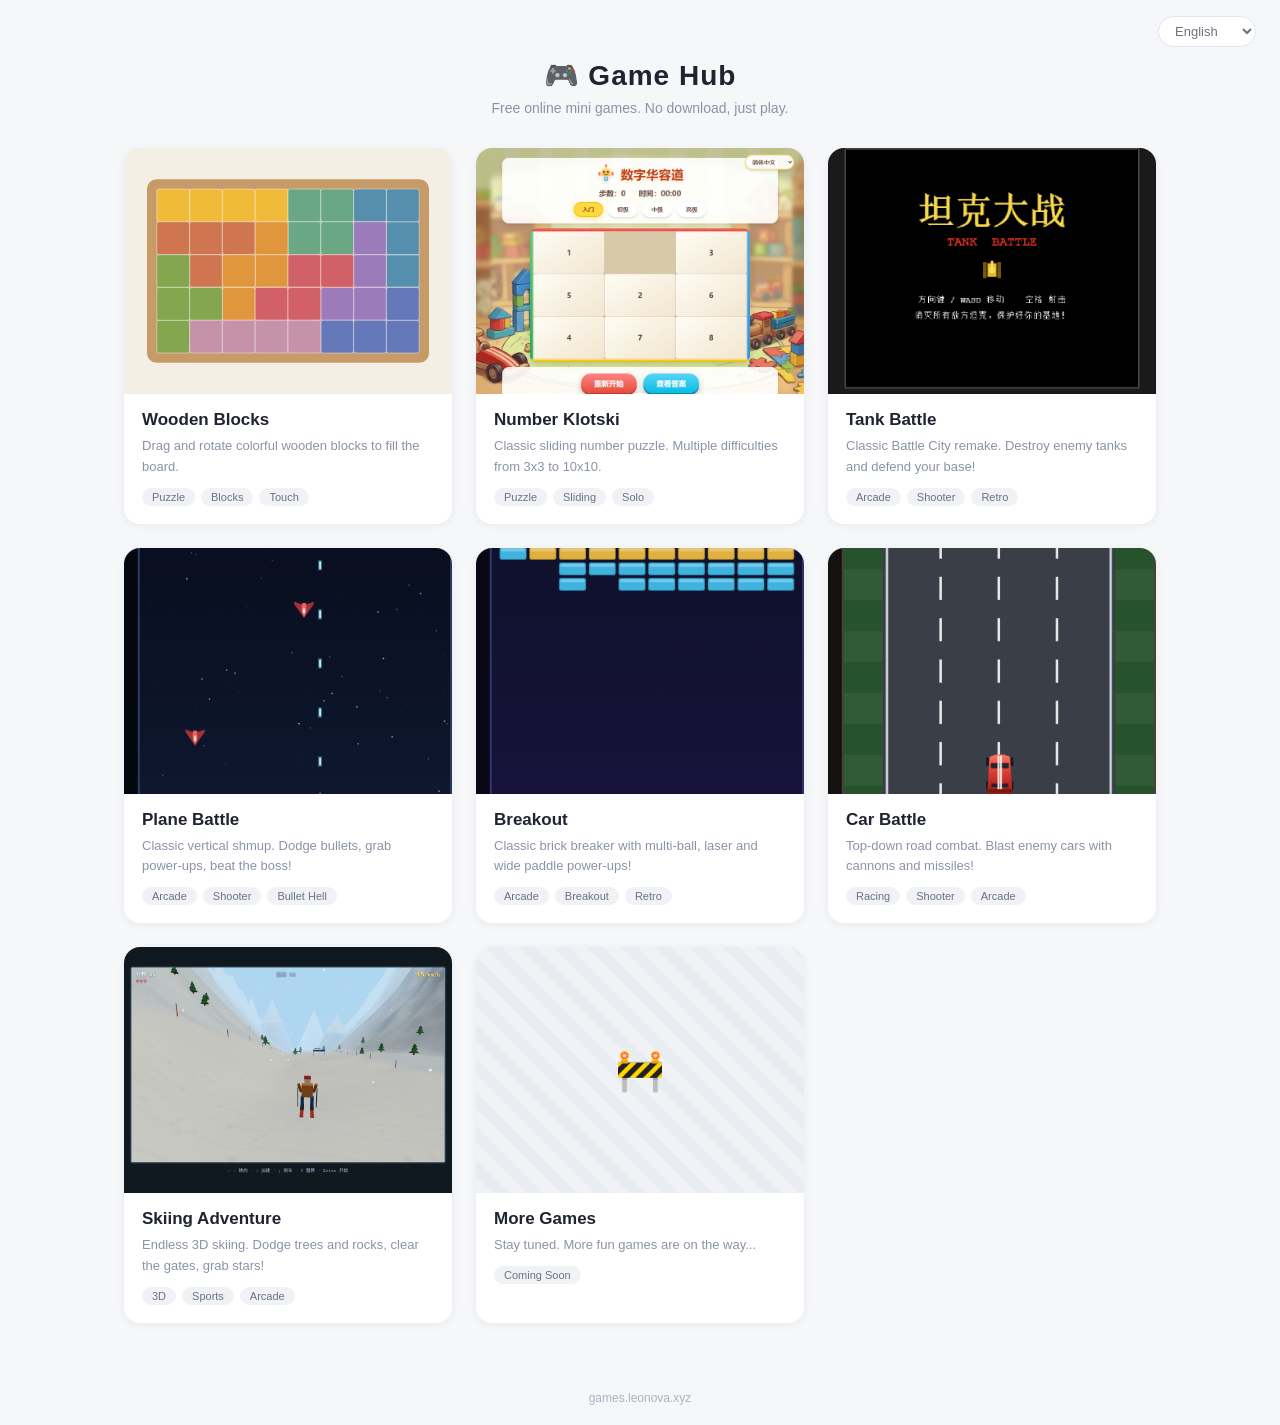
<file: index.html>
<!DOCTYPE html>
<html lang="zh-CN">
<head>
    <meta charset="UTF-8">
    <meta name="viewport" content="width=device-width, initial-scale=1.0">

    <!-- SEO 基础:静态中英双语(不执行 JS 的爬虫也能索引),JS 会按用户语言动态替换为单一语言 -->
    <title id="seoTitle">游戏大厅 Game Hub - 免费在线小游戏合集 Free Mini Games</title>
    <meta id="seoDescription" name="description" content="免费在线小游戏合集：数字华容道、坦克大战、飞机大战、打砖块、公路战车、滑雪大冒险等经典益智与街机游戏，无需下载，点击即玩。Free online mini games: Number Klotski, Tank Battle, Plane Battle, Breakout, Car Battle, Skiing Adventure and more classic puzzle & arcade games. No download, just play.">
    <meta id="seoKeywords" name="keywords" content="在线小游戏,免费游戏,益智游戏,数字华容道,坦克大战,飞机大战,打砖块,公路战车,滑雪大冒险,滑雪游戏,网页游戏,online games,free mini games,number klotski,tank battle,plane battle,breakout,brick breaker,car battle,racing game,skiing game,3d skiing,browser games,game hub,mini games">
    <meta name="robots" content="index, follow">
    <meta name="theme-color" content="#f6f7f9">
    <link id="canonicalLink" rel="canonical" href="https://games.leonova.xyz/">

    <!-- 多语言 alternate -->
    <link rel="alternate" hreflang="zh-CN" href="https://games.leonova.xyz/?lang=zh-CN">
    <link rel="alternate" hreflang="en" href="https://games.leonova.xyz/?lang=en">
    <link rel="alternate" hreflang="x-default" href="https://games.leonova.xyz/">

    <!-- Open Graph -->
    <meta property="og:type" content="website">
    <meta id="ogUrl" property="og:url" content="https://games.leonova.xyz/">
    <meta id="ogTitle" property="og:title" content="游戏大厅 Game Hub - 免费在线小游戏合集 Free Mini Games">
    <meta id="ogDescription" property="og:description" content="免费在线小游戏合集：数字华容道、坦克大战、飞机大战、打砖块、公路战车、滑雪大冒险等经典游戏，无需下载，点击即玩。Free online mini games, no download, just play.">
    <meta property="og:image" content="https://games.leonova.xyz/klotski/preview.png">
    <meta id="ogLocale" property="og:locale" content="zh_CN">
    <meta property="og:locale:alternate" content="en_US">
    <meta id="ogSiteName" property="og:site_name" content="游戏大厅 Game Hub">

    <!-- Twitter Card -->
    <meta name="twitter:card" content="summary_large_image">
    <meta id="twitterUrl" name="twitter:url" content="https://games.leonova.xyz/">
    <meta id="twitterTitle" name="twitter:title" content="游戏大厅 Game Hub - 免费在线小游戏合集 Free Mini Games">
    <meta id="twitterDescription" name="twitter:description" content="免费在线小游戏合集：数字华容道、坦克大战、飞机大战、打砖块、公路战车、滑雪大冒险等经典游戏，无需下载，点击即玩。Free online mini games, no download, just play.">
    <meta name="twitter:image" content="https://games.leonova.xyz/klotski/preview.png">

    <!-- 结构化数据 -->
    <script type="application/ld+json">
    {
        "@context": "https://schema.org",
        "@type": "WebSite",
        "name": "Game Hub 游戏大厅",
        "url": "https://games.leonova.xyz/",
        "inLanguage": ["zh-CN", "en"]
    }
    </script>
    <script type="application/ld+json">
    {
        "@context": "https://schema.org",
        "@type": "ItemList",
        "itemListElement": [
            {
                "@type": "ListItem",
                "position": 1,
                "item": {
                    "@type": "VideoGame",
                    "name": "数字华容道 Number Klotski",
                    "url": "https://games.leonova.xyz/klotski/",
                    "image": "https://games.leonova.xyz/klotski/preview.png",
                    "genre": "Puzzle",
                    "gamePlatform": "Web Browser"
                }
            },
            {
                "@type": "ListItem",
                "position": 2,
                "item": {
                    "@type": "VideoGame",
                    "name": "坦克大战 Tank Battle",
                    "url": "https://games.leonova.xyz/tank-battle/",
                    "image": "https://games.leonova.xyz/tank-battle/preview.png",
                    "genre": "Arcade",
                    "gamePlatform": "Web Browser"
                }
            },
            {
                "@type": "ListItem",
                "position": 3,
                "item": {
                    "@type": "VideoGame",
                    "name": "飞机大战 Plane Battle",
                    "url": "https://games.leonova.xyz/plane-battle/",
                    "image": "https://games.leonova.xyz/plane-battle/preview.png",
                    "genre": "Shooter",
                    "gamePlatform": "Web Browser"
                }
            },
            {
                "@type": "ListItem",
                "position": 4,
                "item": {
                    "@type": "VideoGame",
                    "name": "打砖块 Breakout",
                    "url": "https://games.leonova.xyz/breakout/",
                    "image": "https://games.leonova.xyz/breakout/preview.png",
                    "genre": "Arcade",
                    "gamePlatform": "Web Browser"
                }
            },
            {
                "@type": "ListItem",
                "position": 5,
                "item": {
                    "@type": "VideoGame",
                    "name": "公路战车 Car Battle",
                    "url": "https://games.leonova.xyz/car-battle/",
                    "image": "https://games.leonova.xyz/car-battle/preview.png",
                    "genre": "Racing",
                    "gamePlatform": "Web Browser"
                }
            },
            {
                "@type": "ListItem",
                "position": 6,
                "item": {
                    "@type": "VideoGame",
                    "name": "滑雪大冒险 Skiing Adventure",
                    "url": "https://games.leonova.xyz/skiing/",
                    "image": "https://games.leonova.xyz/skiing/preview.png",
                    "genre": "Sports",
                    "gamePlatform": "Web Browser"
                }
            }
        ]
    }
    </script>

    <style>
        * { margin: 0; padding: 0; box-sizing: border-box; }

        body {
            font-family: -apple-system, BlinkMacSystemFont, "Segoe UI", "PingFang SC",
                         "Hiragino Sans GB", "Microsoft YaHei", sans-serif;
            background: #f6f7f9;
            color: #1f2430;
            min-height: 100vh;
            display: flex;
            flex-direction: column;
        }

        .topbar {
            display: flex;
            justify-content: flex-end;
            padding: 16px 24px 0;
        }

        .lang-select {
            font-size: 13px;
            color: #6b7280;
            background: #fff;
            border: 1px solid #e2e6ec;
            border-radius: 999px;
            padding: 6px 12px;
            cursor: pointer;
            outline: none;
        }

        header {
            padding: 12px 24px 8px;
            text-align: center;
        }

        header h1 {
            font-size: 28px;
            font-weight: 700;
            letter-spacing: 1px;
        }

        header p {
            margin-top: 8px;
            font-size: 14px;
            color: #8a93a6;
        }

        main {
            flex: 1;
            width: 100%;
            max-width: 1080px;
            margin: 0 auto;
            padding: 24px 24px 48px;
        }

        .grid {
            display: grid;
            grid-template-columns: repeat(auto-fill, minmax(260px, 1fr));
            gap: 24px;
        }

        .card {
            display: block;
            background: #fff;
            border-radius: 16px;
            overflow: hidden;
            text-decoration: none;
            color: inherit;
            box-shadow: 0 2px 8px rgba(31, 36, 48, 0.06);
            transition: transform 0.25s ease, box-shadow 0.25s ease;
        }

        .card:hover {
            transform: translateY(-6px);
            box-shadow: 0 12px 28px rgba(31, 36, 48, 0.14);
        }

        .card .thumb {
            position: relative;
            aspect-ratio: 4 / 3;
            overflow: hidden;
            background: #eceef2;
        }

        .card .thumb img {
            width: 100%;
            height: 100%;
            object-fit: cover;
            display: block;
            transition: transform 0.4s ease;
        }

        .card:hover .thumb img {
            transform: scale(1.06);
        }

        .card .thumb .play {
            position: absolute;
            inset: 0;
            display: flex;
            align-items: center;
            justify-content: center;
            background: rgba(31, 36, 48, 0);
            transition: background 0.25s ease;
        }

        .card .thumb .play span {
            width: 56px;
            height: 56px;
            border-radius: 50%;
            background: rgba(255, 255, 255, 0.95);
            display: flex;
            align-items: center;
            justify-content: center;
            font-size: 20px;
            color: #1f2430;
            opacity: 0;
            transform: scale(0.8);
            transition: opacity 0.25s ease, transform 0.25s ease;
            box-shadow: 0 4px 12px rgba(0, 0, 0, 0.2);
        }

        .card:hover .thumb .play { background: rgba(31, 36, 48, 0.25); }
        .card:hover .thumb .play span { opacity: 1; transform: scale(1); }

        .card .info { padding: 16px 18px 18px; }

        .card .info h2 { font-size: 17px; font-weight: 600; }

        .card .info p {
            margin-top: 6px;
            font-size: 13px;
            line-height: 1.6;
            color: #8a93a6;
            display: -webkit-box;
            -webkit-line-clamp: 2;
            -webkit-box-orient: vertical;
            overflow: hidden;
        }

        .card .tags {
            margin-top: 10px;
            display: flex;
            gap: 6px;
            flex-wrap: wrap;
        }

        .card .tags span {
            font-size: 11px;
            color: #6b7280;
            background: #f0f2f5;
            border-radius: 999px;
            padding: 3px 10px;
        }

        .card.soon { pointer-events: none; }

        .card.soon .thumb {
            display: flex;
            align-items: center;
            justify-content: center;
            font-size: 40px;
            color: #c4cad6;
            background: repeating-linear-gradient(
                45deg, #f0f2f5, #f0f2f5 12px, #e9ecf1 12px, #e9ecf1 24px
            );
        }

        footer {
            padding: 20px;
            text-align: center;
            font-size: 12px;
            color: #aab2c0;
        }

        @media (max-width: 480px) {
            header h1 { font-size: 22px; }
            main { padding: 16px 16px 40px; }
            .grid { gap: 16px; }
        }
    </style>
</head>
<body>
    <div class="topbar">
        <select class="lang-select" id="langSelect" aria-label="Language">
            <option value="zh-CN">简体中文</option>
            <option value="en">English</option>
        </select>
    </div>

    <header>
        <h1 data-i18n="title">🎮 游戏大厅</h1>
        <p data-i18n="subtitle">免费在线小游戏，无需下载，点击即玩</p>
    </header>

    <main>
        <div class="grid" id="gameGrid"></div>
    </main>

    <footer>games.leonova.xyz</footer>

    <script>
        // ============ 游戏列表：新增游戏只需在此追加一项 ============
        const GAMES = [
            {
                id: 'block-puzzle',
                url: '/block-puzzle/',
                preview: '/block-puzzle/preview.svg',
                name: { 'zh-CN': '积木拼板', 'en': 'Wooden Blocks' },
                desc: { 'zh-CN': '拖动、旋转彩色积木，把每一块放回木框，完成拼板挑战。', 'en': 'Drag and rotate colorful wooden blocks to fill the board.' },
                tags: { 'zh-CN': ['益智', '积木', '触屏'], 'en': ['Puzzle', 'Blocks', 'Touch'] }
            },
            {
                id: 'klotski',
                url: '/klotski/',
                preview: '/klotski/preview.png',
                name: { 'zh-CN': '数字华容道', 'en': 'Number Klotski' },
                desc: {
                    'zh-CN': '经典数字滑动拼图，3x3 到 10x10 多种难度，锻炼逻辑思维。',
                    'en': 'Classic sliding number puzzle. Multiple difficulties from 3x3 to 10x10.'
                },
                tags: {
                    'zh-CN': ['益智', '拼图', '单人'],
                    'en': ['Puzzle', 'Sliding', 'Solo']
                }
            },
            {
                id: 'tank-battle',
                url: '/tank-battle/',
                preview: '/tank-battle/preview.png',
                name: { 'zh-CN': '坦克大战', 'en': 'Tank Battle' },
                desc: {
                    'zh-CN': '经典 FC 坦克大战复刻版，消灭敌方坦克，保卫你的基地！',
                    'en': 'Classic Battle City remake. Destroy enemy tanks and defend your base!'
                },
                tags: {
                    'zh-CN': ['街机', '射击', '复古'],
                    'en': ['Arcade', 'Shooter', 'Retro']
                }
            },
            {
                id: 'plane-battle',
                url: '/plane-battle/',
                preview: '/plane-battle/preview.png',
                name: { 'zh-CN': '飞机大战', 'en': 'Plane Battle' },
                desc: {
                    'zh-CN': '经典纵向卷轴射击，躲子弹、吃道具、放雷打 Boss，冲击最高分！',
                    'en': 'Classic vertical shmup. Dodge bullets, grab power-ups, beat the boss!'
                },
                tags: {
                    'zh-CN': ['街机', '射击', '弹幕'],
                    'en': ['Arcade', 'Shooter', 'Bullet Hell']
                }
            },
            {
                id: 'breakout',
                url: '/breakout/',
                preview: '/breakout/preview.png',
                name: { 'zh-CN': '打砖块', 'en': 'Breakout' },
                desc: {
                    'zh-CN': '经典弹球打砖块，多球、激光、变长板道具，关卡循环挑战！',
                    'en': 'Classic brick breaker with multi-ball, laser and wide paddle power-ups!'
                },
                tags: {
                    'zh-CN': ['街机', '弹球', '复古'],
                    'en': ['Arcade', 'Breakout', 'Retro']
                }
            },
            {
                id: 'car-battle',
                url: '/car-battle/',
                preview: '/car-battle/preview.png',
                name: { 'zh-CN': '公路战车', 'en': 'Car Battle' },
                desc: {
                    'zh-CN': '俯视角公路竞速战斗，机炮导弹打爆敌车，别撞民用车！',
                    'en': 'Top-down road combat. Blast enemy cars with cannons and missiles!'
                },
                tags: {
                    'zh-CN': ['竞速', '射击', '街机'],
                    'en': ['Racing', 'Shooter', 'Arcade']
                }
            },
            {
                id: 'skiing',
                url: '/skiing/',
                preview: '/skiing/preview.png',
                name: { 'zh-CN': '滑雪大冒险', 'en': 'Skiing Adventure' },
                desc: {
                    'zh-CN': '3D 雪山无尽滑雪，躲树木岩石、穿旗门、吃星星，滑得越远分越高！',
                    'en': 'Endless 3D skiing. Dodge trees and rocks, clear the gates, grab stars!'
                },
                tags: {
                    'zh-CN': ['3D', '体育', '街机'],
                    'en': ['3D', 'Sports', 'Arcade']
                }
            },
            // 占位：即将上线
            {
                id: 'coming-soon',
                soon: true,
                name: { 'zh-CN': '更多游戏', 'en': 'More Games' },
                desc: {
                    'zh-CN': '敬请期待，更多有趣的小游戏正在路上……',
                    'en': 'Stay tuned. More fun games are on the way...'
                },
                tags: { 'zh-CN': ['即将上线'], 'en': ['Coming Soon'] }
            }
        ];

        // ============ 多语言 ============
        const I18N = {
            'zh-CN': {
                seoTitle: '游戏大厅 - 免费在线小游戏合集',
                seoDescription: '免费在线小游戏合集：数字华容道、坦克大战、飞机大战、打砖块、公路战车、滑雪大冒险等经典益智与街机游戏，无需下载，点击即玩。',
                seoKeywords: '在线小游戏,免费游戏,益智游戏,数字华容道,坦克大战,飞机大战,打砖块,公路战车,滑雪大冒险,滑雪游戏,网页游戏',
                ogSiteName: '游戏大厅',
                title: '🎮 游戏大厅',
                subtitle: '免费在线小游戏，无需下载，点击即玩',
                ogLocale: 'zh_CN'
            },
            'en': {
                seoTitle: 'Game Hub - Free Online Mini Games',
                seoDescription: 'Free online mini games: Number Klotski, Tank Battle, Plane Battle, Breakout, Car Battle, Skiing Adventure and more classic puzzle & arcade games. No download, just play.',
                seoKeywords: 'online games,free mini games,puzzle games,number klotski,tank battle,plane battle,breakout,car battle,skiing game,browser games',
                ogSiteName: 'Game Hub',
                title: '🎮 Game Hub',
                subtitle: 'Free online mini games. No download, just play.',
                ogLocale: 'en_US'
            }
        };

        const SUPPORTED_LANGS = Object.keys(I18N);
        const BASE_URL = 'https://games.leonova.xyz/';

        const i18n = {
            currentLang: 'zh-CN',

            normalizeLang(lang) {
                if (!lang) return null;
                if (SUPPORTED_LANGS.includes(lang)) return lang;
                const lower = lang.toLowerCase();
                if (lower.startsWith('zh')) return 'zh-CN';
                if (lower.startsWith('en')) return 'en';
                return null;
            },

            detect() {
                // 1. URL 参数
                try {
                    const urlLang = new URLSearchParams(window.location.search).get('lang');
                    const normalized = this.normalizeLang(urlLang);
                    if (normalized) return normalized;
                } catch (e) {}
                // 2. localStorage
                const saved = this.normalizeLang(localStorage.getItem('hub-lang'));
                if (saved) return saved;
                // 3. 浏览器语言
                return this.normalizeLang(navigator.language) || 'zh-CN';
            },

            t(key) {
                return I18N[this.currentLang][key] || key;
            },

            setUrlLang() {
                try {
                    const url = new URL(window.location.href);
                    if (this.currentLang === 'zh-CN') {
                        url.searchParams.delete('lang');
                    } else {
                        url.searchParams.set('lang', this.currentLang);
                    }
                    window.history.replaceState({}, '', url.toString());
                } catch (e) {}
            },

            updateMetaTags() {
                const title = this.t('seoTitle');
                const langUrl = this.currentLang === 'zh-CN'
                    ? BASE_URL
                    : `${BASE_URL}?lang=${this.currentLang}`;

                document.title = title;
                this.setAttr('seoTitle', 'textContent', title);
                this.setAttr('seoDescription', 'content', this.t('seoDescription'));
                this.setAttr('seoKeywords', 'content', this.t('seoKeywords'));
                this.setAttr('canonicalLink', 'href', langUrl);
                this.setAttr('ogUrl', 'content', langUrl);
                this.setAttr('ogTitle', 'content', title);
                this.setAttr('ogDescription', 'content', this.t('seoDescription'));
                this.setAttr('ogLocale', 'content', this.t('ogLocale'));
                this.setAttr('ogSiteName', 'content', this.t('ogSiteName'));
                this.setAttr('twitterUrl', 'content', langUrl);
                this.setAttr('twitterTitle', 'content', title);
                this.setAttr('twitterDescription', 'content', this.t('seoDescription'));
            },

            setAttr(id, attr, value) {
                const el = document.getElementById(id);
                if (el) el[attr] = value;
            },

            setLanguage(lang) {
                this.currentLang = this.normalizeLang(lang) || 'zh-CN';
                localStorage.setItem('hub-lang', this.currentLang);
                this.setUrlLang();
                document.documentElement.lang = this.currentLang;
                document.getElementById('langSelect').value = this.currentLang;

                document.querySelectorAll('[data-i18n]').forEach(el => {
                    el.textContent = this.t(el.dataset.i18n);
                });

                this.updateMetaTags();
                renderGames();
            }
        };

        // ============ 渲染游戏卡片 ============
        function renderGames() {
            const lang = i18n.currentLang;
            const grid = document.getElementById('gameGrid');
            grid.innerHTML = '';

            GAMES.forEach(game => {
                const card = document.createElement('a');
                card.className = 'card' + (game.soon ? ' soon' : '');
                card.href = game.soon ? '#' : game.url;

                const thumb = game.soon
                    ? `<div class="thumb">🚧</div>`
                    : `<div class="thumb">
                           <img src="${game.preview}" alt="${game.name[lang]}" loading="lazy">
                           <div class="play"><span>▶</span></div>
                       </div>`;

                const tags = (game.tags[lang] || [])
                    .map(t => `<span>${t}</span>`).join('');

                card.innerHTML = `
                    ${thumb}
                    <div class="info">
                        <h2>${game.name[lang]}</h2>
                        <p>${game.desc[lang]}</p>
                        <div class="tags">${tags}</div>
                    </div>
                `;
                grid.appendChild(card);
            });
        }

        // ============ 初始化 ============
        document.getElementById('langSelect').addEventListener('change', (e) => {
            i18n.setLanguage(e.target.value);
        });
        i18n.setLanguage(i18n.detect());
    </script>
</body>
</html>
</file>
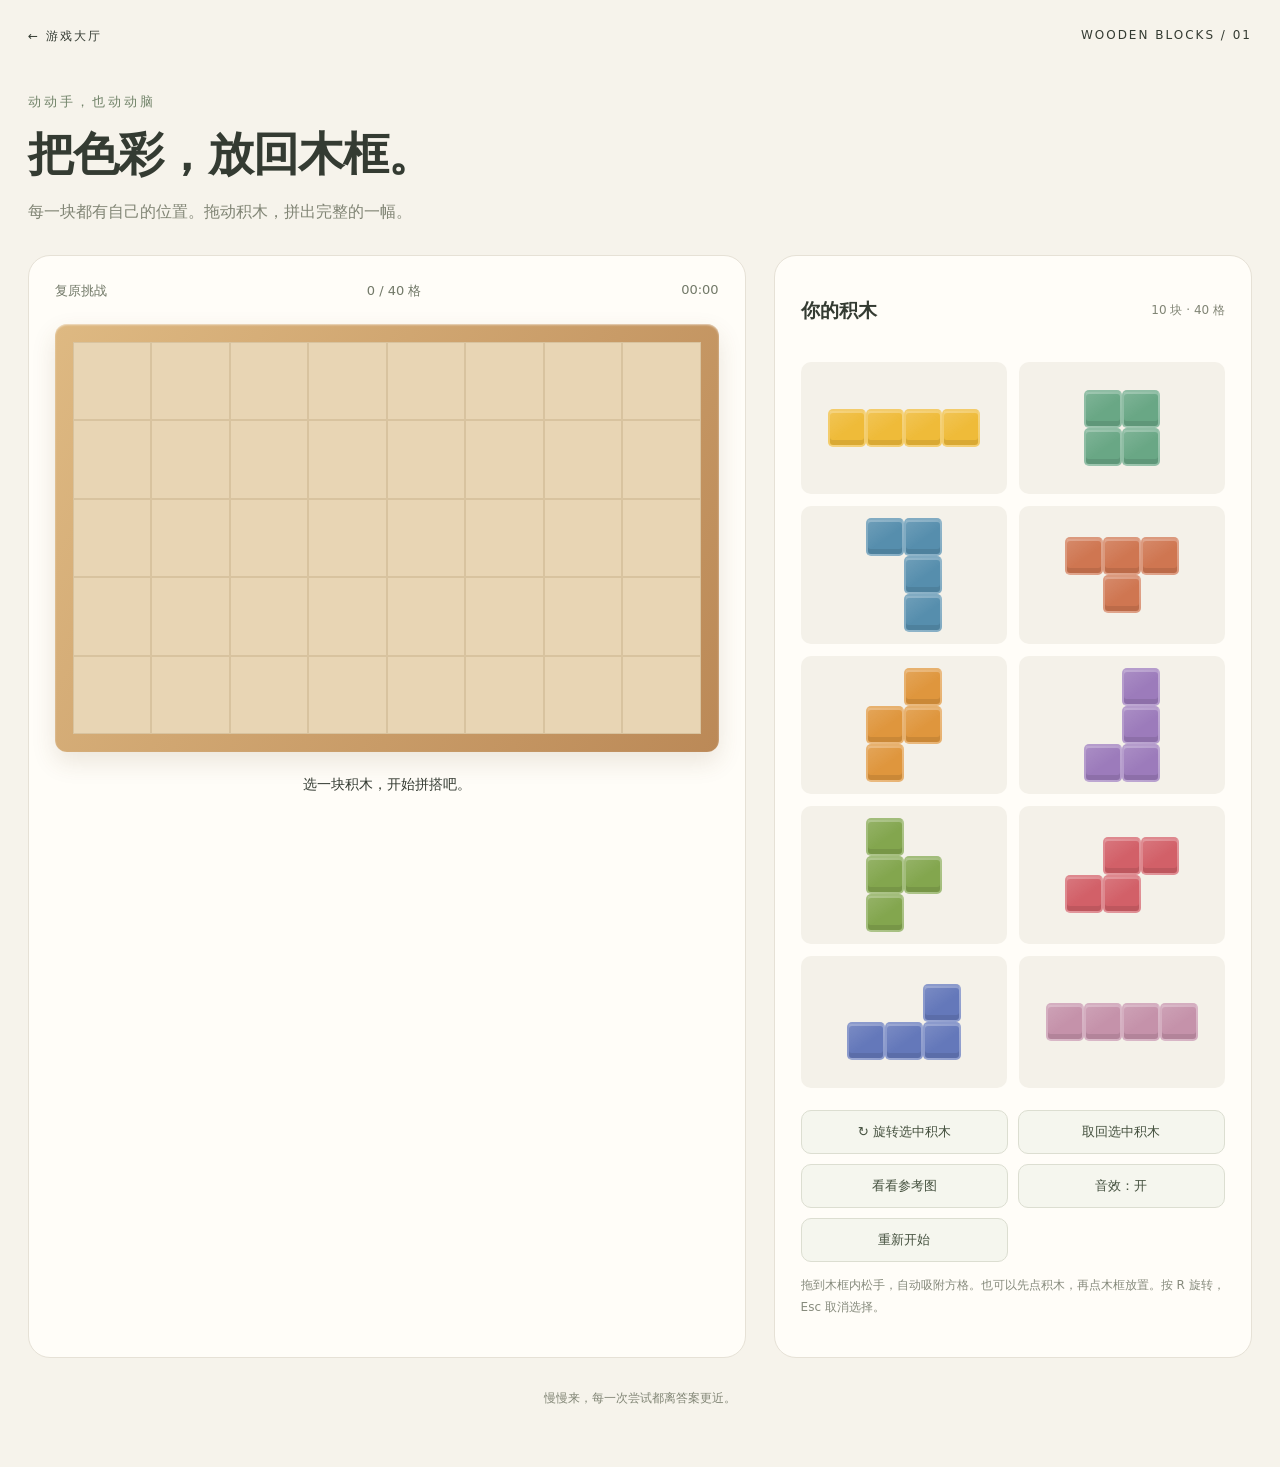
<file: block-puzzle/index.html>
<!doctype html>
<html lang="zh-CN">
<head><meta charset="utf-8"><meta name="viewport" content="width=device-width,initial-scale=1"><title>积木拼板 · Wooden Blocks</title><meta name="description" content="拖动与旋转彩色积木，把木框填满。免费在线积木拼图游戏。"><link rel="stylesheet" href="style.css"></head>
<body><main><nav><a href="../">← 游戏大厅</a><span>WOODEN BLOCKS / 01</span></nav><header><p class="eyebrow">动动手，也动动脑</p><h1>把色彩，放回木框。</h1><p>每一块都有自己的位置。拖动积木，拼出完整的一幅。</p></header><div class="layout"><section class="play"><div class="stats"><span>复原挑战</span><span id="progress">0 / 40 格</span><span id="time">00:00</span></div><div class="frame"><div id="board" aria-label="拼图木框"></div></div><p id="message" role="status" aria-live="polite">选一块积木，开始拼搭吧。</p></section><aside><div class="aside-heading"><h2>你的积木</h2><span>10 块 · 40 格</span></div><div id="tray"></div><div class="tools"><button id="rotate">↻ 旋转选中积木</button><button id="return">取回选中积木</button><button id="hint">看看参考图</button><button id="sound" aria-pressed="true">音效：开</button><button id="reset">重新开始</button></div><p class="instructions">拖到木框内松手，自动吸附方格。也可以先点积木，再点木框放置。按 R 旋转，Esc 取消选择。</p></aside></div><footer>慢慢来，每一次尝试都离答案更近。</footer></main><script src="game.js"></script></body></html>
</file>
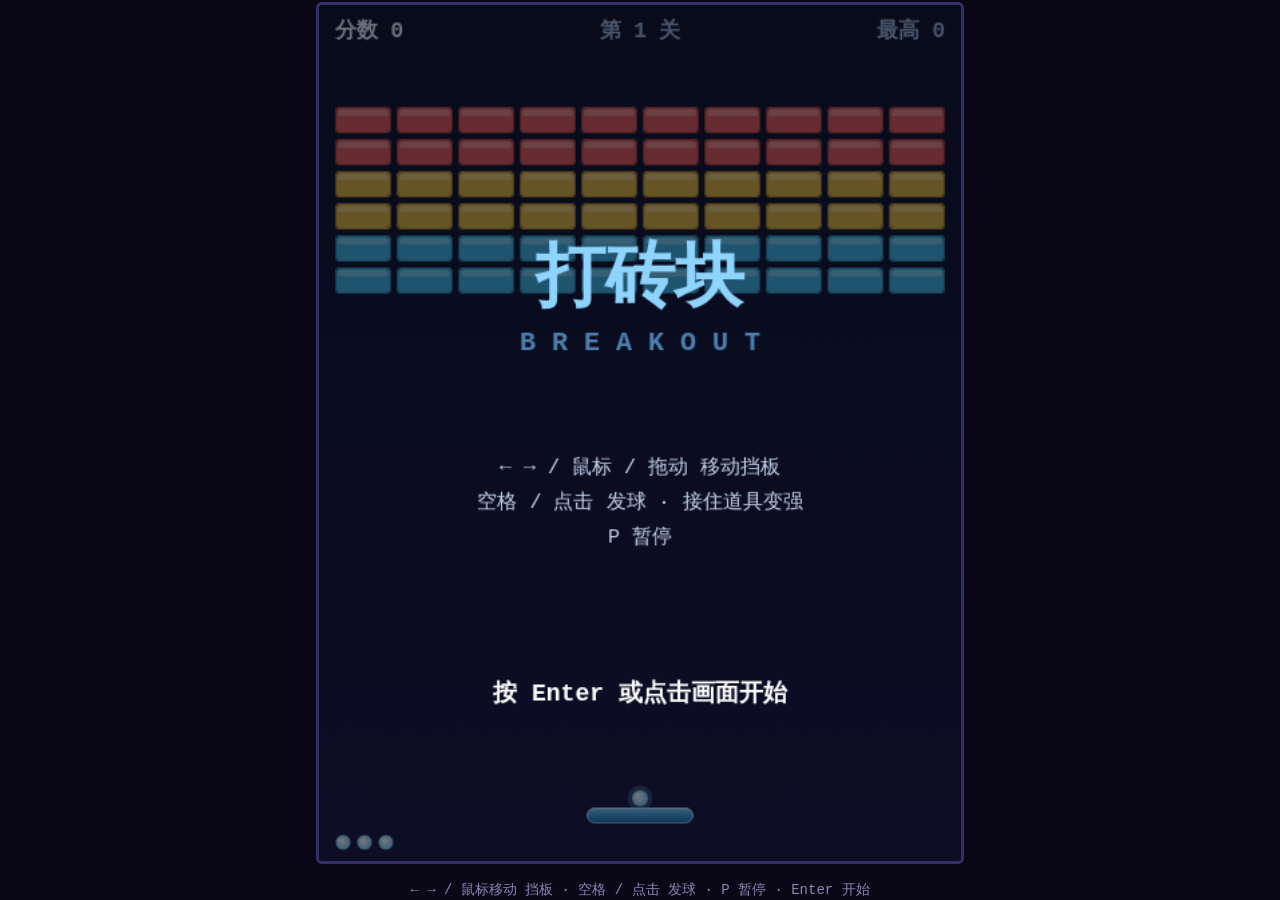
<file: breakout/index.html>
<!DOCTYPE html>
<html lang="zh-CN">
<head>
  <meta charset="UTF-8">
  <meta name="viewport" content="width=device-width, initial-scale=1.0, maximum-scale=1.0, user-scalable=no">
  <title>打砖块 Breakout</title>
  <meta name="description" content="经典弹球打砖块:多球、激光、变长板道具,关卡循环,免费在线玩。">
  <link rel="stylesheet" href="style.css">
</head>
<body>
  <div class="wrap">
    <canvas id="game" width="480" height="640"></canvas>
    <p class="hint">← → / 鼠标移动 挡板 · 空格 / 点击 发球 · P 暂停 · Enter 开始</p>
    <p class="hint hint-touch">拖动移动挡板 · 点击画面发球 / 开火</p>
  </div>
  <script src="js/audio.js"></script>
  <script src="js/levels.js"></script>
  <script src="js/sprites.js"></script>
  <script src="js/entities.js"></script>
  <script src="js/game.js"></script>
  <script src="js/main.js"></script>
</body>
</html>
</file>
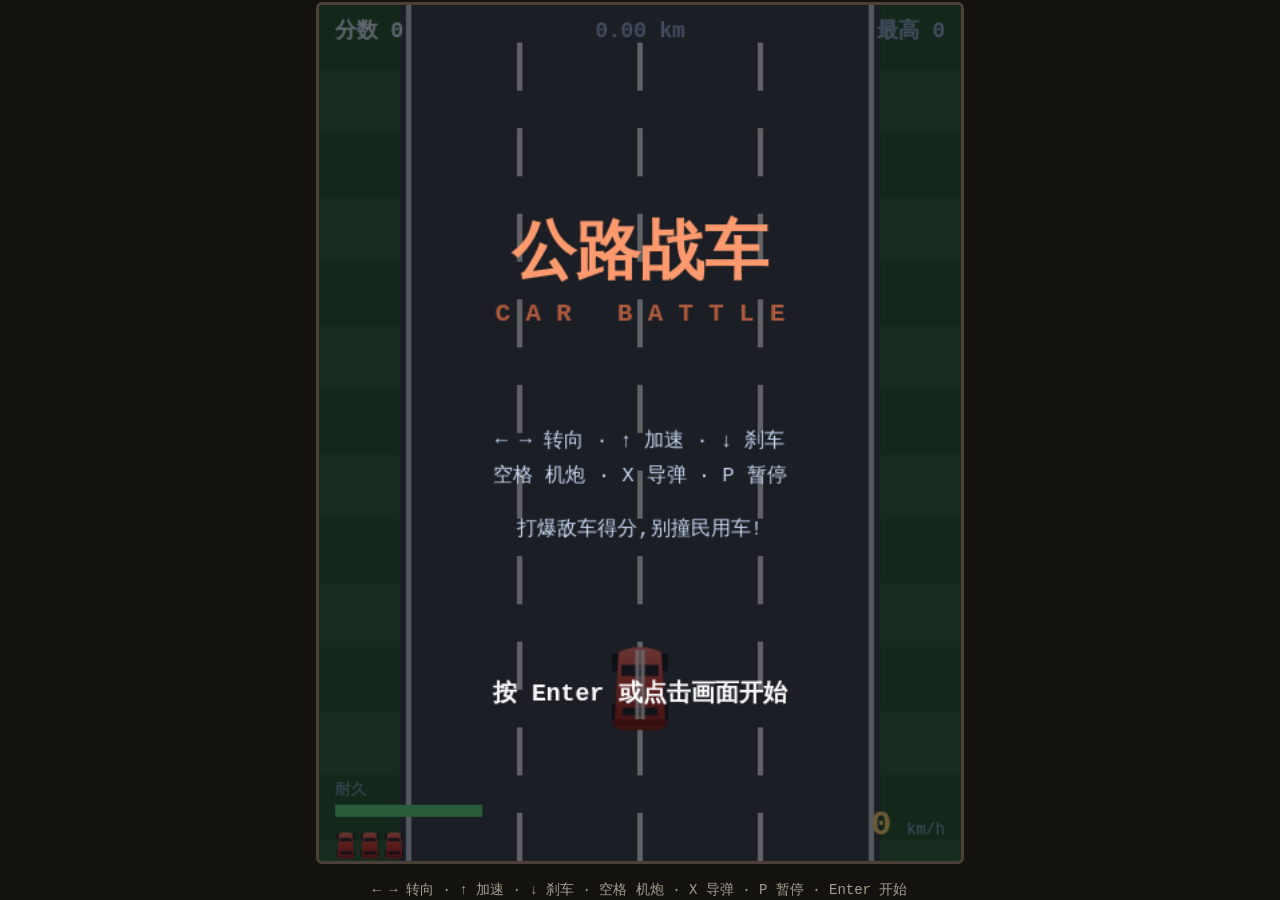
<file: car-battle/index.html>
<!DOCTYPE html>
<html lang="zh-CN">
<head>
  <meta charset="UTF-8">
  <meta name="viewport" content="width=device-width, initial-scale=1.0, maximum-scale=1.0, user-scalable=no">
  <title>公路战车 Car Battle</title>
  <meta name="description" content="俯视公路竞速战斗:驾驶跑车甩开追击,机炮导弹打爆敌车,免费在线玩。">
  <link rel="stylesheet" href="style.css">
</head>
<body>
  <div class="wrap">
    <canvas id="game" width="480" height="640"></canvas>
    <div class="touch-controls" id="touchControls">
      <div class="joystick" id="joystick" aria-label="方向摇杆">
        <div class="stick" id="stick"></div>
      </div>
      <div class="actions">
        <button class="tbtn small" id="btnPause" aria-label="暂停">II</button>
        <button class="tbtn small" id="btnMissile" aria-label="导弹">🚀</button>
        <button class="tbtn fire" id="btnFire" aria-label="机炮">开火</button>
      </div>
    </div>
    <p class="hint">← → 转向 · ↑ 加速 · ↓ 刹车 · 空格 机炮 · X 导弹 · P 暂停 · Enter 开始</p>
    <p class="hint hint-touch">摇杆转向/油门/刹车 · 开火 机炮 · 🚀 导弹</p>
  </div>
  <script src="js/audio.js"></script>
  <script src="js/levels.js"></script>
  <script src="js/sprites.js"></script>
  <script src="js/entities.js"></script>
  <script src="js/game.js"></script>
  <script src="js/main.js"></script>
</body>
</html>
</file>
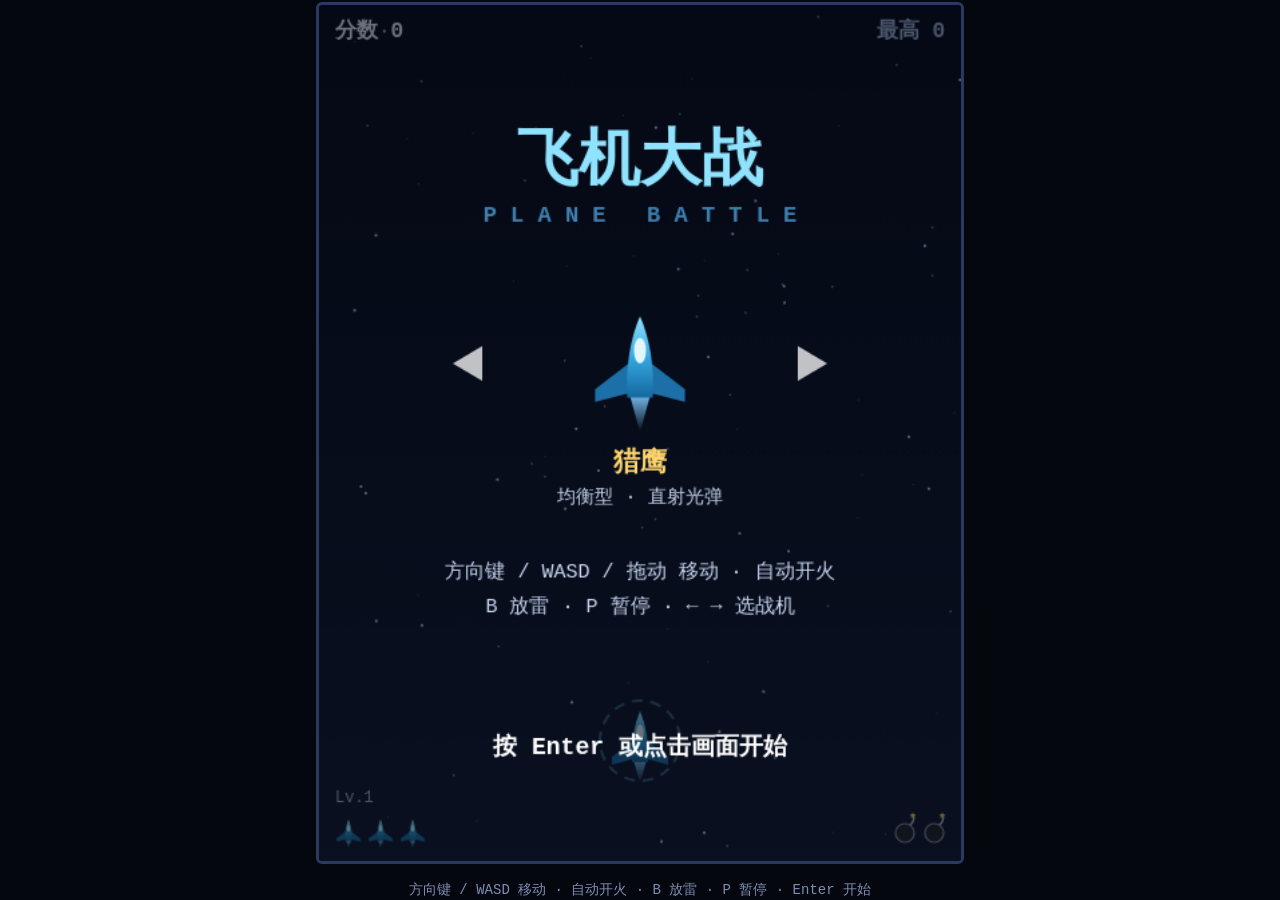
<file: plane-battle/index.html>
<!DOCTYPE html>
<html lang="zh-CN">
<head>
  <meta charset="UTF-8">
  <meta name="viewport" content="width=device-width, initial-scale=1.0, maximum-scale=1.0, user-scalable=no">
  <title>飞机大战 Plane Battle</title>
  <meta name="description" content="经典纵向卷轴飞机大战:躲子弹、吃道具、放雷、打 Boss,免费在线玩。">
  <link rel="stylesheet" href="style.css">
</head>
<body>
  <div class="wrap">
    <canvas id="game" width="480" height="640"></canvas>
    <button class="bomb-btn" id="btnBomb" aria-label="放雷">💣</button>
    <p class="hint">方向键 / WASD 移动 · 自动开火 · B 放雷 · P 暂停 · Enter 开始</p>
    <p class="hint hint-touch">拖动屏幕移动 · 自动开火 · 点 💣 放雷</p>
  </div>
  <script src="js/audio.js"></script>
  <script src="js/waves.js"></script>
  <script src="js/sprites.js"></script>
  <script src="js/entities.js"></script>
  <script src="js/game.js"></script>
  <script src="js/main.js"></script>
</body>
</html>
</file>
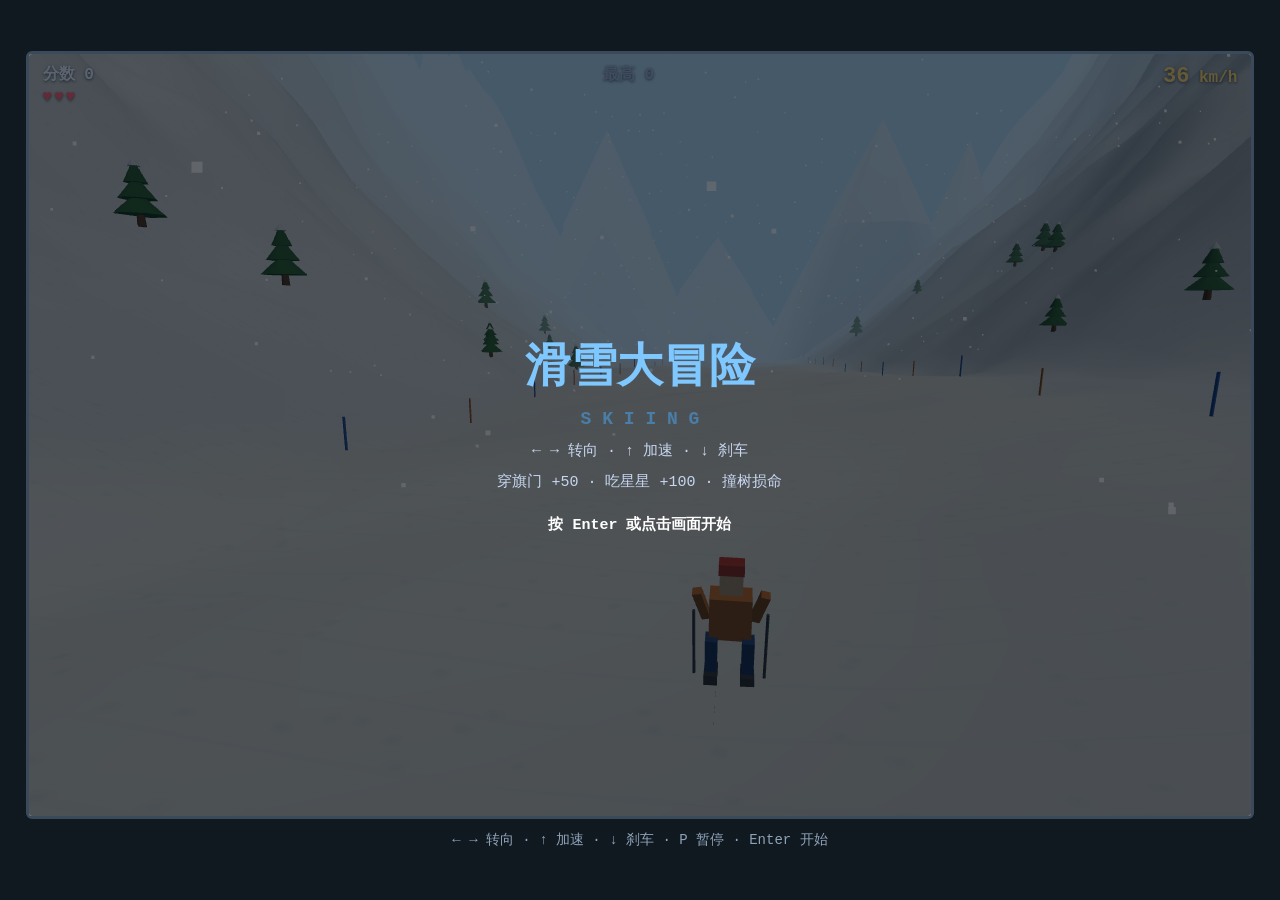
<file: skiing/index.html>
<!DOCTYPE html>
<html lang="zh-CN">
<head>
  <meta charset="UTF-8">
  <meta name="viewport" content="width=device-width, initial-scale=1.0, maximum-scale=1.0, user-scalable=no">
  <title>滑雪大冒险 Skiing</title>
  <meta name="description" content="3D 无尽滑雪:雪山速降躲松树岩石,穿旗门吃星星冲高分,免费在线玩。">
  <link rel="stylesheet" href="style.css">
</head>
<body>
  <div class="wrap">
    <div id="glwrap">
      <div id="hud">
        <span class="hud-left" id="hudScore">分数 0</span>
        <span class="hud-center" id="hudHi">最高 0</span>
        <span class="hud-right"><b id="hudSpeed">0</b> km/h</span>
        <span class="hud-lives" id="hudLives">♥♥♥</span>
      </div>
      <div class="overlay" id="ovTitle">
        <h1>滑雪大冒险</h1>
        <p class="sub">S K I I N G</p>
        <p>← → 转向 · ↑ 加速 · ↓ 刹车</p>
        <p>穿旗门 +50 · 吃星星 +100 · 撞树损命</p>
        <p class="hi" id="titleHi"></p>
        <p class="blink">按 Enter 或点击画面开始</p>
      </div>
      <div class="overlay" id="ovPause">
        <h2>已暂停</h2>
        <p>按 P 继续</p>
      </div>
      <div class="overlay" id="ovOver">
        <h2 class="danger">游戏结束</h2>
        <p class="big" id="overScore">得分 0</p>
        <p id="overDist">里程 0.00 km</p>
        <p class="hi" id="overHi">最高分 0</p>
        <p class="blink">按 Enter 或点击画面重新开始</p>
      </div>
      <div class="overlay" id="glError" hidden>
        <h2 class="danger">无法启动 3D 画面</h2>
        <p>你的浏览器不支持 WebGL,或被禁用了。</p>
        <p>请换用最新版 Chrome / Edge / Safari 后重试。</p>
      </div>
    </div>
    <div class="touch-controls" id="touchControls">
      <span class="touch-tip">按住画面左右拖动转向</span>
      <button class="tbtn small" id="btnPause" aria-label="暂停">II</button>
    </div>
    <p class="hint">← → 转向 · ↑ 加速 · ↓ 刹车 · P 暂停 · Enter 开始</p>
    <p class="hint hint-touch">按住画面左右拖动转向 · 点按画面开始</p>
  </div>
  <script src="lib/three.min.js"></script>
  <script src="js/config.js"></script>
  <script src="js/logic.js"></script>
  <script src="js/audio.js"></script>
  <script src="js/scene.js"></script>
  <script src="js/game.js"></script>
  <script src="js/main.js"></script>
</body>
</html>
</file>
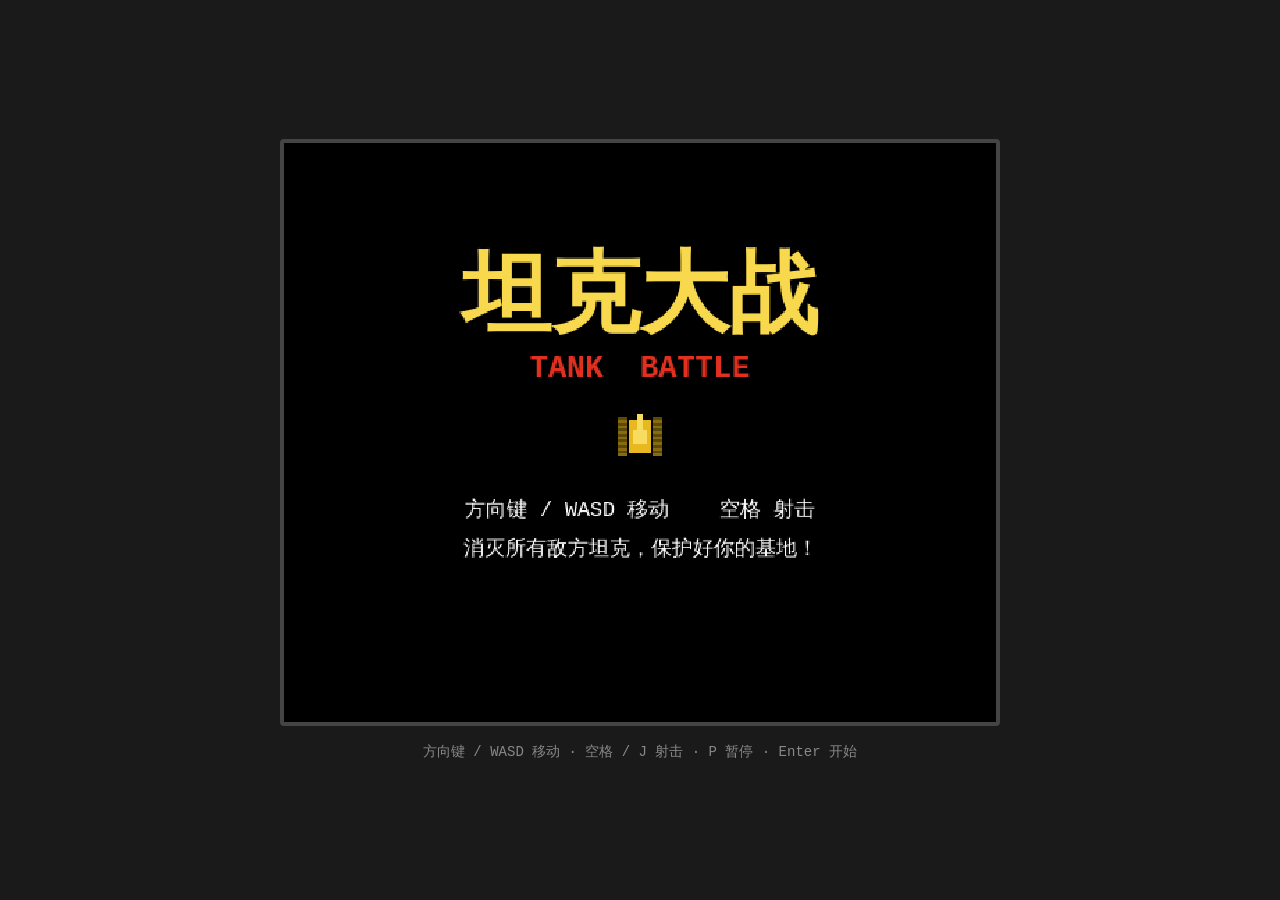
<file: tank-battle/index.html>
<!DOCTYPE html>
<html lang="zh-CN">
<head>
  <meta charset="UTF-8">
  <meta name="viewport" content="width=device-width, initial-scale=1.0, maximum-scale=1.0, user-scalable=no">
  <title>坦克大战 Tank Battle</title>
  <link rel="stylesheet" href="style.css">
</head>
<body>
  <div class="wrap">
    <canvas id="game" width="512" height="416"></canvas>
    <div class="touch-controls" id="touchControls">
      <div class="joystick" id="joystick" aria-label="方向摇杆">
        <div class="stick" id="stick"></div>
      </div>
      <div class="actions">
        <button class="tbtn small" id="btnPause" aria-label="暂停">II</button>
        <button class="tbtn fire" id="btnFire" aria-label="射击">开火</button>
      </div>
    </div>
    <p class="hint">方向键 / WASD 移动 · 空格 / J 射击 · P 暂停 · Enter 开始</p>
  </div>
  <script src="js/audio.js"></script>
  <script src="js/levels.js"></script>
  <script src="js/sprites.js"></script>
  <script src="js/entities.js"></script>
  <script src="js/game.js"></script>
  <script src="js/main.js"></script>
</body>
</html>
</file>
<file: block-puzzle/style.css>
*{box-sizing:border-box}body{margin:0;background:#f6f3eb;color:#343b32;font-family:system-ui,"Microsoft YaHei",sans-serif}main{max-width:1080px;margin:auto;padding:28px}nav{display:flex;justify-content:space-between;font-size:12px;letter-spacing:2px}a{color:inherit;text-decoration:none}header{margin:48px 0 32px}h1{font-size:clamp(28px,5vw,46px);margin:10px 0 14px;letter-spacing:-1px}header p,footer{color:#818575}.eyebrow{color:#718369;font-size:13px;letter-spacing:3px}.layout{display:grid;grid-template-columns:1.3fr 1fr;gap:36px}.play,aside{background:#fffdf8;border:1px solid #e6e1d6;border-radius:22px;padding:26px}.stats{display:flex;justify-content:space-between;font-size:13px;color:#727968;margin-bottom:24px}.frame{padding:18px;background:linear-gradient(120deg,#deb982,#bb8957);border-radius:12px;box-shadow:0 10px 25px #6a482322,inset 0 1px 2px #fff9}#board{position:relative;display:grid;grid-template-columns:repeat(6,1fr);aspect-ratio:6/4;background:#b99569;box-shadow:inset 0 2px 10px #51351760}.square{border:1px solid #98784e33;background:#e8d5b4}.square.hint{opacity:.6}.piece{position:relative;touch-action:none;cursor:grab;border:0;background:none;padding:0;display:block}.tile{position:absolute;border-radius:4px;background:var(--color);border:2px solid #ffffff40;box-shadow:inset 0 -4px 0 #00000015;pointer-events:none}.piece.selected .tile{outline:2px solid #343b32;outline-offset:-4px}.piece.on-board{position:absolute;z-index:2}.ghost{position:fixed;z-index:10;pointer-events:none;opacity:.85}.aside-heading{display:flex;align-items:center;justify-content:space-between}h2{font-size:19px}.aside-heading span{font-size:12px;color:#818575}#tray{display:grid;grid-template-columns:repeat(3,1fr);gap:18px;min-height:180px;padding:22px 0}.slot{display:flex;justify-content:center;align-items:center;min-height:76px;border-radius:10px;background:#f4f1e9}.tools{display:grid;grid-template-columns:1fr 1fr;gap:10px}button{font:inherit;font-size:13px;padding:12px;border:1px solid #dcded1;border-radius:10px;background:#f5f6ee;color:#45513f;cursor:pointer}button:hover{background:#e5eadc}.instructions{font-size:12px;line-height:1.9;color:#878b7d}#message{text-align:center;font-size:14px;min-height:22px;margin:24px 0 0}footer{text-align:center;font-size:12px;padding:32px} @media(max-width:720px){main{padding:20px}header{margin:32px 0}.layout{grid-template-columns:1fr;gap:18px}.play,aside{padding:20px}#tray{min-height:130px}.frame{padding:12px}nav span{letter-spacing:0}}

/* Larger pieces and a fuller wooden frame. */
main{max-width:1320px}.layout{grid-template-columns:1.5fr 1fr;gap:28px}#board{grid-template-columns:repeat(8,1fr);aspect-ratio:8/5}#tray{grid-template-columns:repeat(2,minmax(0,1fr));gap:12px}.slot{min-height:132px;padding:12px}.tile{background:linear-gradient(145deg,#ffffff25,transparent 55%),var(--color);border-radius:5px;box-shadow:inset 0 -5px 0 #00000018,inset 0 2px 0 #ffffff40}.piece:hover{background:none}.piece:focus-visible{outline:3px solid #45513f;outline-offset:5px}#confetti{position:fixed;inset:0;pointer-events:none;overflow:hidden;z-index:100}#confetti i{position:absolute;left:var(--x);top:-24px;width:11px;height:18px;border-radius:2px;animation:confetti-fall var(--duration) var(--delay) ease-in forwards}@keyframes confetti-fall{to{transform:translate(var(--drift),110vh) rotate(900deg)}}@media(max-width:720px){.layout{grid-template-columns:1fr}.slot{min-height:126px}}@media(prefers-reduced-motion:reduce){#confetti i{animation:none;top:25%;transform:rotate(25deg)}}
</file>
<file: breakout/style.css>
* { margin: 0; padding: 0; box-sizing: border-box; }

body {
  background: #0a0817;
  min-height: 100vh;
  display: flex;
  align-items: center;
  justify-content: center;
  font-family: "Courier New", monospace;
}

.wrap {
  position: relative;
  text-align: center;
}

canvas {
  width: min(92vw, 72vh);
  height: auto;
  background: #0b1026;
  border: 3px solid #34306a;
  border-radius: 6px;
}

.hint {
  color: #8a86b3;
  margin-top: 12px;
  font-size: 14px;
}

.hint-touch { display: none; }

@media (pointer: coarse) {
  .hint { display: none; }
  .hint-touch { display: block; }
  canvas { touch-action: none; }
}
</file>
<file: car-battle/style.css>
* { margin: 0; padding: 0; box-sizing: border-box; }

body {
  background: #14120f;
  min-height: 100vh;
  display: flex;
  align-items: center;
  justify-content: center;
  font-family: "Courier New", monospace;
}

.wrap {
  position: relative;
  text-align: center;
}

canvas {
  width: min(92vw, 72vh);
  height: auto;
  background: #26532c;
  border: 3px solid #4a4038;
  border-radius: 6px;
}

.hint {
  color: #a39e8f;
  margin-top: 12px;
  font-size: 14px;
}

.hint-touch { display: none; }

/* ===== 触屏控制(仅触屏设备显示) ===== */
.touch-controls {
  display: none;
  margin-top: 14px;
  justify-content: space-between;
  align-items: center;
  user-select: none;
  -webkit-user-select: none;
  touch-action: none;
}

@media (pointer: coarse) {
  .touch-controls { display: flex; }
  .hint { display: none; }
  .hint-touch { display: block; }
  canvas {
    touch-action: none;
    /* 给底部控制区预留 ~170px,保证摇杆在窗口内完整显示(兼容不支持 dvh 的浏览器) */
    width: min(92vw, calc((100vh - 170px) * 480 / 640));
    width: min(92vw, calc((100dvh - 170px) * 480 / 640));
  }
}

/* 调试:?touch=1 强制显示触屏控制(桌面预览用) */
.force-touch .touch-controls { display: flex; }
.force-touch .hint { display: none; }
.force-touch .hint-touch { display: block; }
.force-touch canvas {
  touch-action: none;
  width: min(92vw, calc((100vh - 170px) * 480 / 640));
  width: min(92vw, calc((100dvh - 170px) * 480 / 640));
}

/* ===== 圆盘虚拟摇杆 ===== */
.joystick {
  width: 120px;
  height: 120px;
  border-radius: 50%;
  background: rgba(90, 90, 90, 0.35);
  border: 2px solid #666;
  position: relative;
  flex-shrink: 0;
  touch-action: none;
}

.joystick .stick {
  width: 52px;
  height: 52px;
  border-radius: 50%;
  background: rgba(200, 200, 200, 0.75);
  border: 2px solid #999;
  box-shadow: 0 2px 6px rgba(0, 0, 0, 0.4);
  position: absolute;
  left: 50%;
  top: 50%;
  transform: translate(-50%, -50%);
  pointer-events: none; /* 事件统一落在底盘上 */
}

.actions {
  display: flex;
  align-items: center;
  gap: 14px;
}

.tbtn {
  width: 58px;
  height: 58px;
  font-size: 20px;
  font-family: inherit;
  color: #eee;
  background: rgba(90, 90, 90, 0.55);
  border: 2px solid #666;
  border-radius: 10px;
  touch-action: none;
}

.tbtn:active { background: rgba(170, 170, 170, 0.75); }

.tbtn.fire {
  width: 86px;
  height: 86px;
  border-radius: 50%;
  font-size: 20px;
  background: rgba(192, 56, 40, 0.65);
  border-color: #a03020;
}

.tbtn.small {
  width: 52px;
  height: 52px;
  border-radius: 50%;
  font-size: 17px;
}
</file>
<file: plane-battle/style.css>
* { margin: 0; padding: 0; box-sizing: border-box; }

body {
  background: #05070f;
  min-height: 100vh;
  display: flex;
  align-items: center;
  justify-content: center;
  font-family: "Courier New", monospace;
}

.wrap {
  position: relative;
  text-align: center;
}

canvas {
  width: min(92vw, 72vh);
  height: auto;
  background: #0a0e1f;
  border: 3px solid #2a3a5f;
  border-radius: 6px;
}

.hint {
  color: #7f8db3;
  margin-top: 12px;
  font-size: 14px;
}

.hint-touch { display: none; }

/* 放雷按钮:仅触屏设备显示 */
.bomb-btn {
  display: none;
  position: absolute;
  right: 14px;
  bottom: 68px;
  width: 62px;
  height: 62px;
  border-radius: 50%;
  font-size: 26px;
  color: #eee;
  background: rgba(60, 70, 95, 0.6);
  border: 2px solid #4a5a80;
  touch-action: none;
  user-select: none;
  -webkit-user-select: none;
}

.bomb-btn:active { background: rgba(120, 135, 175, 0.75); }

@media (pointer: coarse) {
  .bomb-btn { display: block; }
  .hint { display: none; }
  .hint-touch { display: block; }
  canvas { touch-action: none; }
}
</file>
<file: skiing/style.css>
* { margin: 0; padding: 0; box-sizing: border-box; }

body {
  background: #101820;
  min-height: 100vh;
  display: flex;
  align-items: center;
  justify-content: center;
  font-family: "Courier New", monospace;
}

.wrap {
  position: relative;
  text-align: center;
}

/* WebGL 容器:16:10 横屏 */
#glwrap {
  position: relative;
  width: min(96vw, calc((100vh - 110px) * 1.6));
  aspect-ratio: 16 / 10;
  border: 3px solid #3a4a5a;
  border-radius: 6px;
  overflow: hidden;
  background: #aed6f0;
}

#glwrap canvas {
  position: absolute;
  inset: 0;
  z-index: 0;
  display: block;
  touch-action: none;
}

/* ===== HUD ===== */
#hud {
  position: absolute;
  top: 0;
  left: 0;
  right: 0;
  z-index: 2;
  padding: 10px 14px;
  color: #e8f0ff;
  font-size: 16px;
  font-weight: bold;
  text-shadow: 0 1px 3px rgba(10, 30, 50, 0.7);
  pointer-events: none;
}

.hud-left { float: left; }
.hud-center { color: #9fb2d8; }
.hud-right { float: right; color: #ffd76e; }
.hud-right b { font-size: 22px; }

.hud-lives {
  position: absolute;
  top: 34px;
  left: 14px;
  color: #ff5a6e;
  letter-spacing: 2px;
}

/* ===== 覆盖层(标题/暂停/结束/错误) ===== */
.overlay {
  position: absolute;
  inset: 0;
  z-index: 3;
  display: none;
  flex-direction: column;
  align-items: center;
  justify-content: center;
  gap: 12px;
  background: rgba(8, 14, 22, 0.62);
  color: #c8d6f0;
  font-size: 15px;
}

.overlay h1 {
  color: #7ec8ff;
  font-size: 46px;
}

.overlay h2 { color: #ffffff; font-size: 32px; }
.overlay h2.danger { color: #ff6060; }
.overlay .sub { color: #4a7ea8; font-size: 18px; font-weight: bold; }
.overlay .big { color: #e8f0ff; font-size: 22px; font-weight: bold; }
.overlay .hi { color: #ffd76e; }

.blink { animation: blink 1.1s steps(2, start) infinite; color: #ffffff; font-weight: bold; }
@keyframes blink { to { visibility: hidden; } }

.hint {
  color: #8fa3b8;
  margin-top: 12px;
  font-size: 14px;
}

.hint-touch { display: none; }

/* ===== 触屏控制(仅触屏设备显示) ===== */
.touch-controls {
  display: none;
  margin-top: 14px;
  justify-content: space-between;
  align-items: center;
  user-select: none;
  -webkit-user-select: none;
  touch-action: none;
}

.touch-tip {
  color: #8fa3b8;
  font-size: 14px;
}

.tbtn {
  width: 58px;
  height: 58px;
  font-size: 20px;
  font-family: inherit;
  color: #eee;
  background: rgba(90, 110, 130, 0.55);
  border: 2px solid #5a6a7a;
  border-radius: 10px;
  touch-action: none;
}

.tbtn:active { background: rgba(150, 170, 190, 0.75); }

.tbtn.small {
  width: 52px;
  height: 52px;
  border-radius: 50%;
  font-size: 17px;
}

@media (pointer: coarse) {
  .touch-controls { display: flex; }
  .hint { display: none; }
  .hint-touch { display: block; }
  #glwrap {
    /* 给底部控制区预留 ~90px(兼容不支持 dvh 的浏览器) */
    width: min(96vw, calc((100vh - 90px) * 1.6));
    width: min(96vw, calc((100dvh - 90px) * 1.6));
  }
}

/* 调试:?touch=1 强制显示触屏控制(桌面预览用) */
.force-touch .touch-controls { display: flex; }
.force-touch .hint { display: none; }
.force-touch .hint-touch { display: block; }
.force-touch #glwrap {
  width: min(96vw, calc((100vh - 90px) * 1.6));
  width: min(96vw, calc((100dvh - 90px) * 1.6));
}
</file>
<file: tank-battle/style.css>
* { margin: 0; padding: 0; box-sizing: border-box; }

body {
  background: #1a1a1a;
  min-height: 100vh;
  display: flex;
  align-items: center;
  justify-content: center;
  font-family: "Courier New", monospace;
}

.wrap { text-align: center; }

canvas {
  width: min(92vw, 720px);
  height: auto;
  image-rendering: pixelated;
  image-rendering: crisp-edges;
  background: #000;
  border: 4px solid #444;
  border-radius: 4px;
}

.hint {
  color: #888;
  margin-top: 12px;
  font-size: 14px;
}

/* ===== 触屏控制(仅触屏设备显示) ===== */
.touch-controls {
  display: none;
  margin-top: 14px;
  justify-content: space-between;
  align-items: center;
  user-select: none;
  -webkit-user-select: none;
  touch-action: none;
}

@media (pointer: coarse) {
  .touch-controls { display: flex; }
  .hint { display: none; }
  canvas {
    touch-action: none;
    /* 给底部控制区预留 ~170px,保证摇杆在窗口内完整显示(兼容不支持 dvh 的浏览器) */
    width: min(92vw, 720px, calc((100vh - 170px) * 512 / 416));
    width: min(92vw, 720px, calc((100dvh - 170px) * 512 / 416));
  }
}

/* 调试:?touch=1 强制显示触屏控制(桌面预览用) */
.force-touch .touch-controls { display: flex; }
.force-touch .hint { display: none; }
.force-touch canvas {
  touch-action: none;
  width: min(92vw, 720px, calc((100vh - 170px) * 512 / 416));
  width: min(92vw, 720px, calc((100dvh - 170px) * 512 / 416));
}

/* ===== 圆盘虚拟摇杆 ===== */
.joystick {
  width: 120px;
  height: 120px;
  border-radius: 50%;
  background: rgba(90, 90, 90, 0.35);
  border: 2px solid #666;
  position: relative;
  flex-shrink: 0;
  touch-action: none;
}

.joystick .stick {
  width: 52px;
  height: 52px;
  border-radius: 50%;
  background: rgba(200, 200, 200, 0.75);
  border: 2px solid #999;
  box-shadow: 0 2px 6px rgba(0, 0, 0, 0.4);
  position: absolute;
  left: 50%;
  top: 50%;
  transform: translate(-50%, -50%);
  pointer-events: none; /* 事件统一落在底盘上 */
}

.actions {
  display: flex;
  align-items: center;
  gap: 16px;
}

.tbtn {
  width: 58px;
  height: 58px;
  font-size: 20px;
  font-family: inherit;
  color: #eee;
  background: rgba(90, 90, 90, 0.55);
  border: 2px solid #666;
  border-radius: 10px;
  touch-action: none;
}

.tbtn:active { background: rgba(170, 170, 170, 0.75); }

.tbtn.fire {
  width: 86px;
  height: 86px;
  border-radius: 50%;
  font-size: 20px;
  background: rgba(192, 56, 40, 0.65);
  border-color: #a03020;
}

.tbtn.small {
  width: 46px;
  height: 46px;
  border-radius: 50%;
  font-size: 16px;
}
</file>
